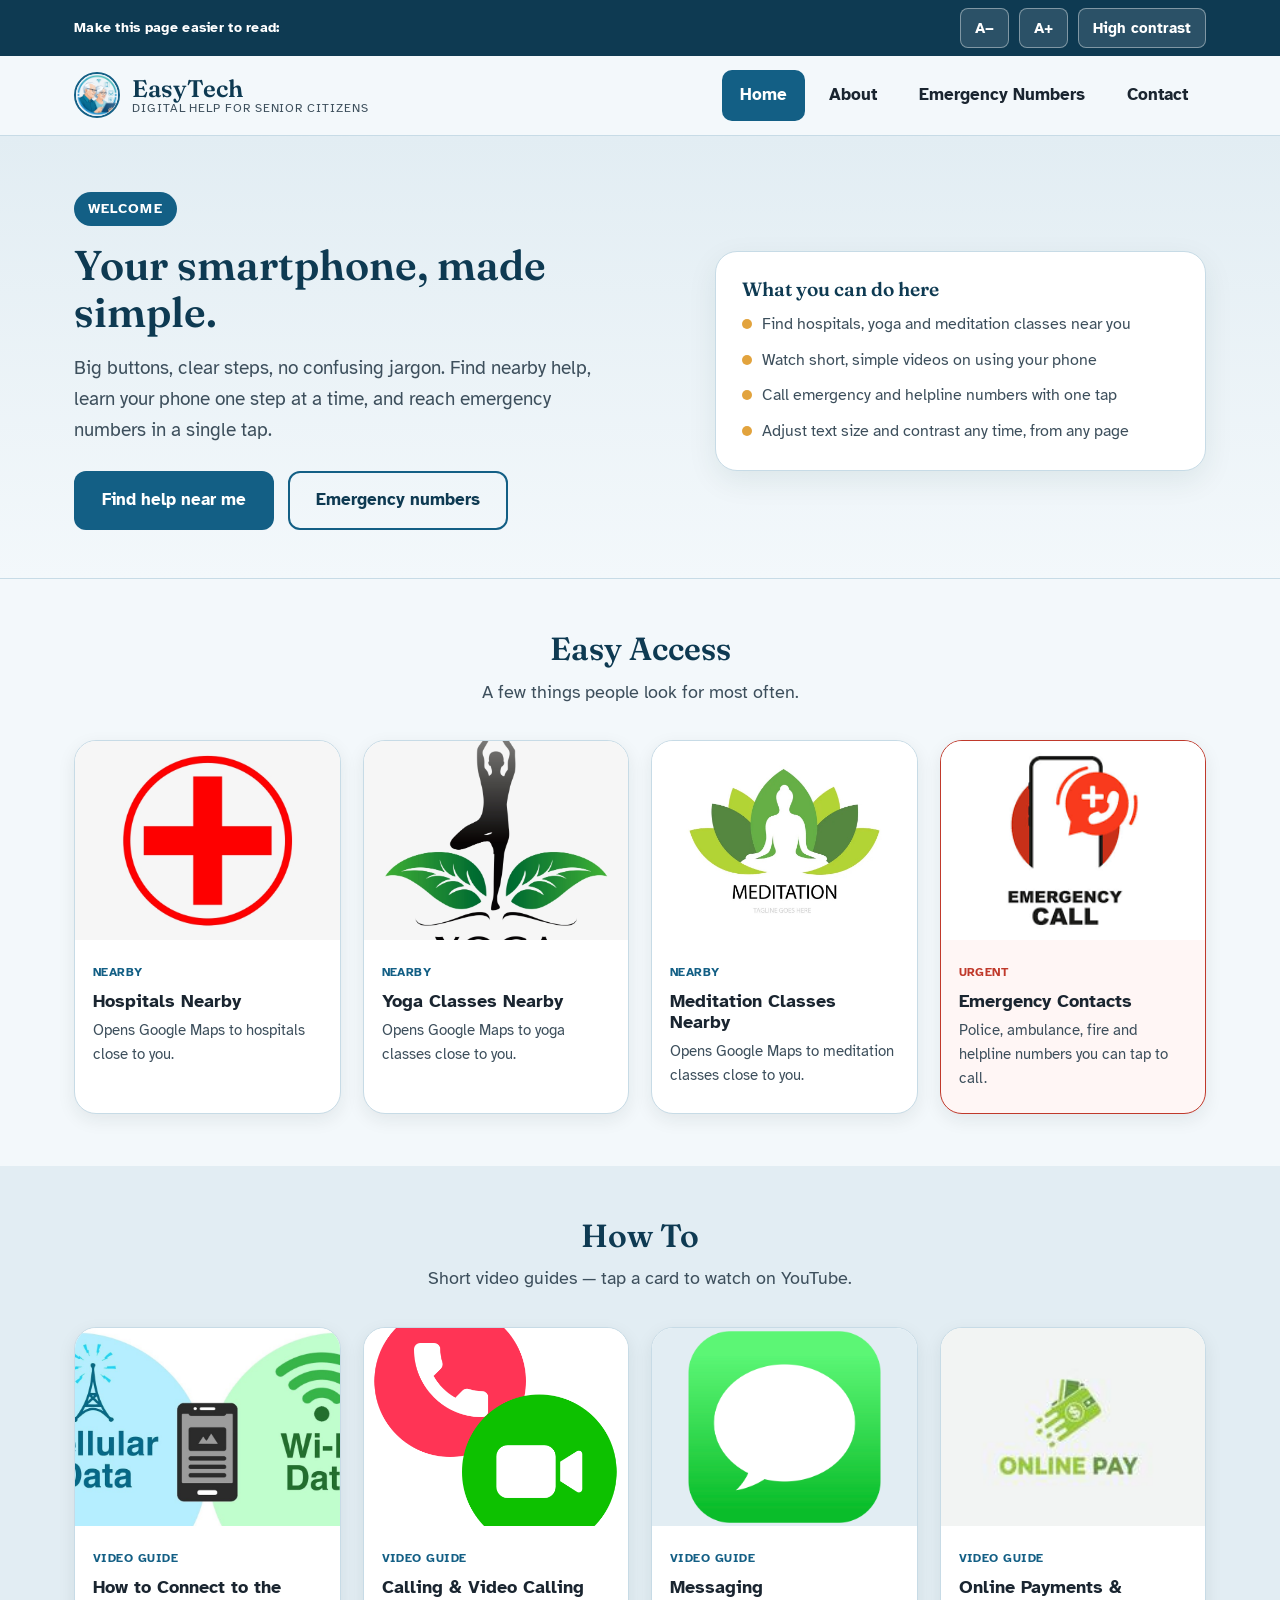
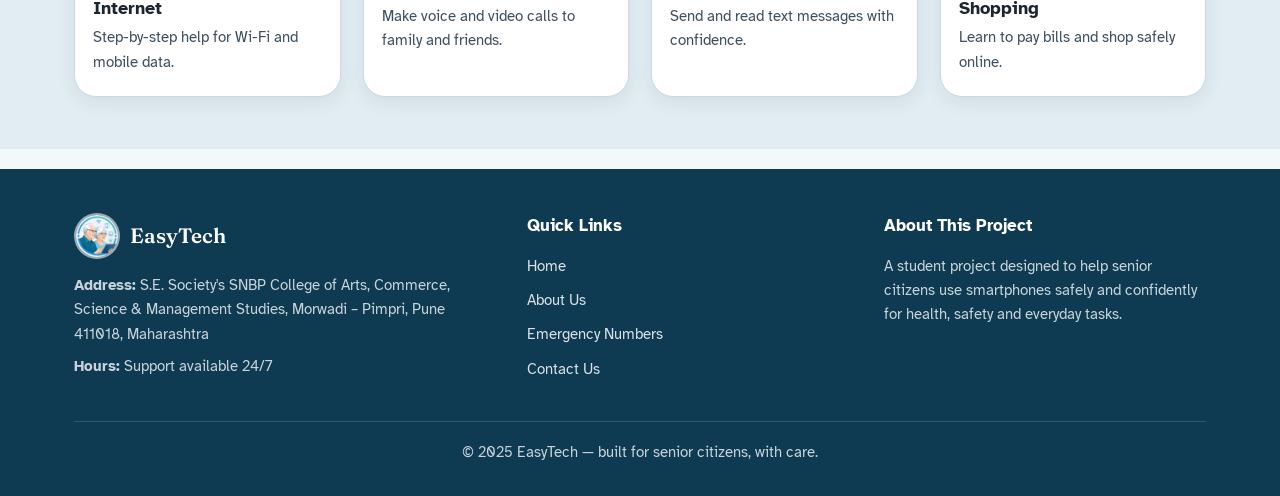
<file: index.html>
<!DOCTYPE html>
<html lang="en">

<head>
    <meta charset="UTF-8">
    <meta http-equiv="X-UA-Compatible" content="IE=edge">
    <meta name="viewport" content="width=device-width, initial-scale=1.0">
    <meta name="description" content="EasyTech helps senior citizens use smartphones confidently — find nearby hospitals, yoga and meditation classes, emergency numbers, and simple video guides.">
    <title>EasyTech — Simple Smartphone Help for Senior Citizens</title>
    <link rel="icon" type="image/png" href="assets/favicon.png">
    <link rel="stylesheet" href="style.css">
</head>

<body>
    <a class="skip-link" href="#main">Skip to main content</a>

    <div class="a11y-bar" role="toolbar" aria-label="Accessibility controls">
        <div class="container">
            <span class="a11y-label">Make this page easier to read:</span>
            <button type="button" id="textDecrease" class="a11y-btn" aria-label="Decrease text size">A−</button>
            <button type="button" id="textIncrease" class="a11y-btn" aria-label="Increase text size">A+</button>
            <button type="button" id="contrastToggle" class="a11y-btn" aria-pressed="false">High contrast</button>
        </div>
    </div>

    <header id="header">
        <div class="container">
            <a href="index.html" class="brand">
                <img class="brand-mark" src="assets/brand-icon.png" alt="">
                <span class="brand-name">EasyTech<small>Digital help for senior citizens</small></span>
            </a>
            <button type="button" class="nav-toggle" id="navToggle" aria-expanded="false" aria-controls="navbar">
                ☰ Menu
            </button>
            <ul id="navbar">
                <li><a class="active" href="index.html">Home</a></li>
                <li><a href="about.html">About</a></li>
                <li><a href="Numbers.html">Emergency Numbers</a></li>
                <li><a href="contact.html">Contact</a></li>
            </ul>
        </div>
    </header>

    <main id="main">
        <section class="hero">
            <div class="container">
                <div class="hero-copy">
                    <span class="hero-eyebrow">Welcome</span>
                    <h1>Your smartphone, made simple.</h1>
                    <p class="lead">Big buttons, clear steps, no confusing jargon. Find nearby help, learn your phone one step at a time, and reach emergency numbers in a single tap.</p>
                    <div class="hero-actions">
                        <a class="btn btn-primary" href="#easy-access">Find help near me</a>
                        <a class="btn btn-outline" href="Numbers.html">Emergency numbers</a>
                    </div>
                </div>
                <div class="hero-panel">
                    <h3>What you can do here</h3>
                    <ul>
                        <li><span class="dot" aria-hidden="true"></span>Find hospitals, yoga and meditation classes near you</li>
                        <li><span class="dot" aria-hidden="true"></span>Watch short, simple videos on using your phone</li>
                        <li><span class="dot" aria-hidden="true"></span>Call emergency and helpline numbers with one tap</li>
                        <li><span class="dot" aria-hidden="true"></span>Adjust text size and contrast any time, from any page</li>
                    </ul>
                </div>
            </div>
        </section>

        <section id="easy-access" class="section">
            <div class="container">
                <div class="section-head">
                    <h2>Easy Access</h2>
                    <p>A few things people look for most often.</p>
                </div>
                <div class="card-grid">
                    <a class="card-link" href="https://www.google.com/maps/search/hospital+near+me" target="_blank" rel="noopener">
                        <div class="card-media"><img src="assets/hospital.png" alt="Illustration of a hospital building"></div>
                        <div class="card-body">
                            <span class="card-tag">Nearby</span>
                            <h3>Hospitals Nearby</h3>
                            <p>Opens Google Maps to hospitals close to you.</p>
                        </div>
                    </a>

                    <a class="card-link" href="https://www.google.com/maps/search/yoga+class+near+me" target="_blank" rel="noopener">
                        <div class="card-media"><img src="assets/yoga.png" alt="Illustration of a person doing yoga"></div>
                        <div class="card-body">
                            <span class="card-tag">Nearby</span>
                            <h3>Yoga Classes Nearby</h3>
                            <p>Opens Google Maps to yoga classes close to you.</p>
                        </div>
                    </a>

                    <a class="card-link" href="https://www.google.com/maps/search/meditation+near+me" target="_blank" rel="noopener">
                        <div class="card-media"><img src="assets/meditation.jpg" alt="Illustration of a person meditating"></div>
                        <div class="card-body">
                            <span class="card-tag">Nearby</span>
                            <h3>Meditation Classes Nearby</h3>
                            <p>Opens Google Maps to meditation classes close to you.</p>
                        </div>
                    </a>

                    <a class="card-link card-emergency" href="Numbers.html">
                        <div class="card-media"><img src="assets/emergency-call.png" alt="Emergency call icon"></div>
                        <div class="card-body">
                            <span class="card-tag">Urgent</span>
                            <h3>Emergency Contacts</h3>
                            <p>Police, ambulance, fire and helpline numbers you can tap to call.</p>
                        </div>
                    </a>
                </div>
            </div>
        </section>

        <section class="section section-alt">
            <div class="container">
                <div class="section-head">
                    <h2>How To</h2>
                    <p>Short video guides — tap a card to watch on YouTube.</p>
                </div>
                <div class="card-grid">
                    <a class="card-link" href="https://www.youtube.com/watch?v=Ch6sJV2TR1w" target="_blank" rel="noopener">
                        <div class="card-media"><img src="assets/internet.jpg" alt="Illustration of connecting to the internet"></div>
                        <div class="card-body">
                            <span class="card-tag">Video guide</span>
                            <h3>How to Connect to the Internet</h3>
                            <p>Step-by-step help for Wi-Fi and mobile data.</p>
                        </div>
                    </a>

                    <a class="card-link" href="https://www.youtube.com/watch?v=QkvlYq9TazU" target="_blank" rel="noopener">
                        <div class="card-media"><img src="assets/calling-video.png" alt="Illustration of a phone call"></div>
                        <div class="card-body">
                            <span class="card-tag">Video guide</span>
                            <h3>Calling &amp; Video Calling</h3>
                            <p>Make voice and video calls to family and friends.</p>
                        </div>
                    </a>

                    <a class="card-link" href="https://www.youtube.com/watch?v=y3EdIiJeTXk" target="_blank" rel="noopener">
                        <div class="card-media"><img src="assets/messages-logo.png" alt="Illustration of a messaging app"></div>
                        <div class="card-body">
                            <span class="card-tag">Video guide</span>
                            <h3>Messaging</h3>
                            <p>Send and read text messages with confidence.</p>
                        </div>
                    </a>

                    <a class="card-link" href="https://www.youtube.com/watch?v=eckHENT-16E" target="_blank" rel="noopener">
                        <div class="card-media"><img src="assets/online-payment.jpg" alt="Illustration of online payment"></div>
                        <div class="card-body">
                            <span class="card-tag">Video guide</span>
                            <h3>Online Payments &amp; Shopping</h3>
                            <p>Learn to pay bills and shop safely online.</p>
                        </div>
                    </a>
                </div>
            </div>
        </section>
    </main>

    <footer>
        <div class="container">
            <div class="footer-grid">
                <div>
                    <div class="footer-brand">
                        <img class="brand-mark" src="assets/brand-icon.png" alt="">
                        <span>EasyTech</span>
                    </div>
                    <p><strong>Address:</strong> S.E. Society's SNBP College of Arts, Commerce, Science &amp; Management Studies, Morwadi – Pimpri, Pune 411018, Maharashtra</p>
                    <p><strong>Hours:</strong> Support available 24/7</p>
                </div>
                <div>
                    <h4>Quick Links</h4>
                    <a href="index.html">Home</a>
                    <a href="about.html">About Us</a>
                    <a href="Numbers.html">Emergency Numbers</a>
                    <a href="contact.html">Contact Us</a>
                </div>
                <div>
                    <h4>About This Project</h4>
                    <p>A student project designed to help senior citizens use smartphones safely and confidently for health, safety and everyday tasks.</p>
                </div>
            </div>
            <div class="footer-bottom">
                <p>&copy; 2025 EasyTech — built for senior citizens, with care.</p>
            </div>
        </div>
    </footer>

    <script src="script.js"></script>
</body>
</html>
</file>
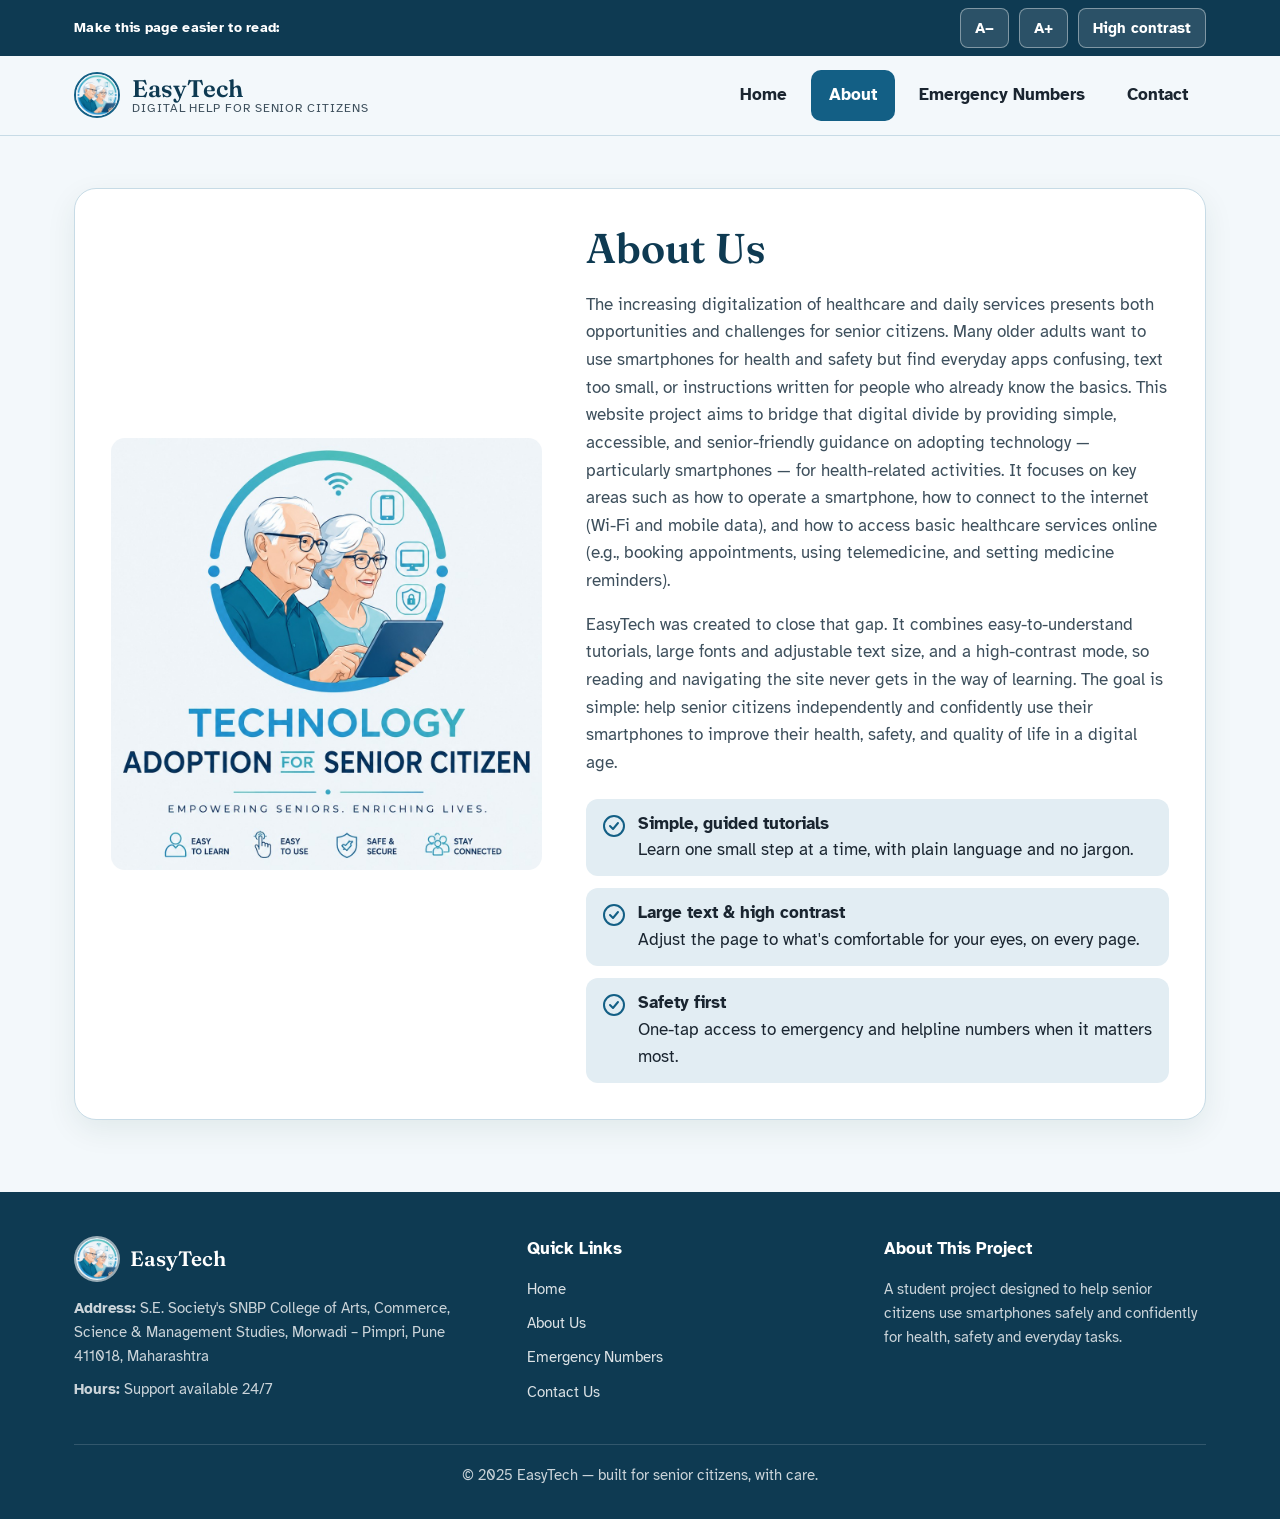
<file: about.html>
<!DOCTYPE html>
<html lang="en">

<head>
    <meta charset="UTF-8">
    <meta name="viewport" content="width=device-width, initial-scale=1.0">
    <meta name="description" content="Learn about EasyTech, a project that helps senior citizens use smartphones for health, safety and everyday life.">
    <title>About Us — EasyTech</title>
    <link rel="icon" type="image/png" href="assets/favicon.png">
    <link rel="stylesheet" href="style.css">
</head>

<body>
    <a class="skip-link" href="#main">Skip to main content</a>

    <div class="a11y-bar" role="toolbar" aria-label="Accessibility controls">
        <div class="container">
            <span class="a11y-label">Make this page easier to read:</span>
            <button type="button" id="textDecrease" class="a11y-btn" aria-label="Decrease text size">A−</button>
            <button type="button" id="textIncrease" class="a11y-btn" aria-label="Increase text size">A+</button>
            <button type="button" id="contrastToggle" class="a11y-btn" aria-pressed="false">High contrast</button>
        </div>
    </div>

    <header id="header">
        <div class="container">
            <a href="index.html" class="brand">
                <img class="brand-mark" src="assets/brand-icon.png" alt="">
                <span class="brand-name">EasyTech<small>Digital help for senior citizens</small></span>
            </a>
            <button type="button" class="nav-toggle" id="navToggle" aria-expanded="false" aria-controls="navbar">
                ☰ Menu
            </button>
            <ul id="navbar">
                <li><a href="index.html">Home</a></li>
                <li><a class="active" href="about.html">About</a></li>
                <li><a href="Numbers.html">Emergency Numbers</a></li>
                <li><a href="contact.html">Contact</a></li>
            </ul>
        </div>
    </header>

    <main id="main">
        <section class="about-section">
            <div class="container">
                <div class="about-container">
                    <div class="about-image">
                        <img src="assets/about-logo.jpg" alt="EasyTech logo: an illustration of an elderly couple using a tablet together, surrounded by icons for connectivity, devices and security">
                    </div>

                    <div class="about-text">
                        <h1>About Us</h1>
                        <p>
                            The increasing digitalization of healthcare and daily services presents both opportunities and
                            challenges for senior citizens. Many older adults want to use smartphones for health and
                            safety but find everyday apps confusing, text too small, or instructions written for people
                            who already know the basics. This website project aims to bridge that digital divide by
                            providing simple, accessible, and senior-friendly guidance on adopting technology — particularly
                            smartphones — for health-related activities. It focuses on key areas such as how to operate a
                            smartphone, how to connect to the internet (Wi-Fi and mobile data), and how to access basic
                            healthcare services online (e.g., booking appointments, using telemedicine, and setting
                            medicine reminders).
                        </p>
                        <p>
                            EasyTech was created to close that gap. It combines
                            easy-to-understand tutorials, large fonts and adjustable text size, and a high-contrast mode,
                            so reading and navigating the site never gets in the way of learning. The goal
                            is simple: help senior citizens independently and confidently use their smartphones to
                            improve their health, safety, and quality of life in a digital age.
                        </p>

                        <div class="about-goals">
                            <div class="goal">
                                <svg viewBox="0 0 24 24" fill="none" stroke="currentColor" stroke-width="2" stroke-linecap="round" stroke-linejoin="round"><circle cx="12" cy="12" r="10"/><path d="M8 12l3 3 5-6"/></svg>
                                <div><strong>Simple, guided tutorials</strong>Learn one small step at a time, with plain language and no jargon.</div>
                            </div>
                            <div class="goal">
                                <svg viewBox="0 0 24 24" fill="none" stroke="currentColor" stroke-width="2" stroke-linecap="round" stroke-linejoin="round"><circle cx="12" cy="12" r="10"/><path d="M8 12l3 3 5-6"/></svg>
                                <div><strong>Large text &amp; high contrast</strong>Adjust the page to what's comfortable for your eyes, on every page.</div>
                            </div>
                            <div class="goal">
                                <svg viewBox="0 0 24 24" fill="none" stroke="currentColor" stroke-width="2" stroke-linecap="round" stroke-linejoin="round"><circle cx="12" cy="12" r="10"/><path d="M8 12l3 3 5-6"/></svg>
                                <div><strong>Safety first</strong>One-tap access to emergency and helpline numbers when it matters most.</div>
                            </div>
                        </div>
                    </div>
                </div>
            </div>
        </section>
    </main>

    <footer>
        <div class="container">
            <div class="footer-grid">
                <div>
                    <div class="footer-brand">
                        <img class="brand-mark" src="assets/brand-icon.png" alt="">
                        <span>EasyTech</span>
                    </div>
                    <p><strong>Address:</strong> S.E. Society's SNBP College of Arts, Commerce, Science &amp; Management Studies, Morwadi – Pimpri, Pune 411018, Maharashtra</p>
                    <p><strong>Hours:</strong> Support available 24/7</p>
                </div>
                <div>
                    <h4>Quick Links</h4>
                    <a href="index.html">Home</a>
                    <a href="about.html">About Us</a>
                    <a href="Numbers.html">Emergency Numbers</a>
                    <a href="contact.html">Contact Us</a>
                </div>
                <div>
                    <h4>About This Project</h4>
                    <p>A student project designed to help senior citizens use smartphones safely and confidently for health, safety and everyday tasks.</p>
                </div>
            </div>
            <div class="footer-bottom">
                <p>&copy; 2025 EasyTech — built for senior citizens, with care.</p>
            </div>
        </div>
    </footer>

    <script src="script.js"></script>
</body>
</html>
</file>
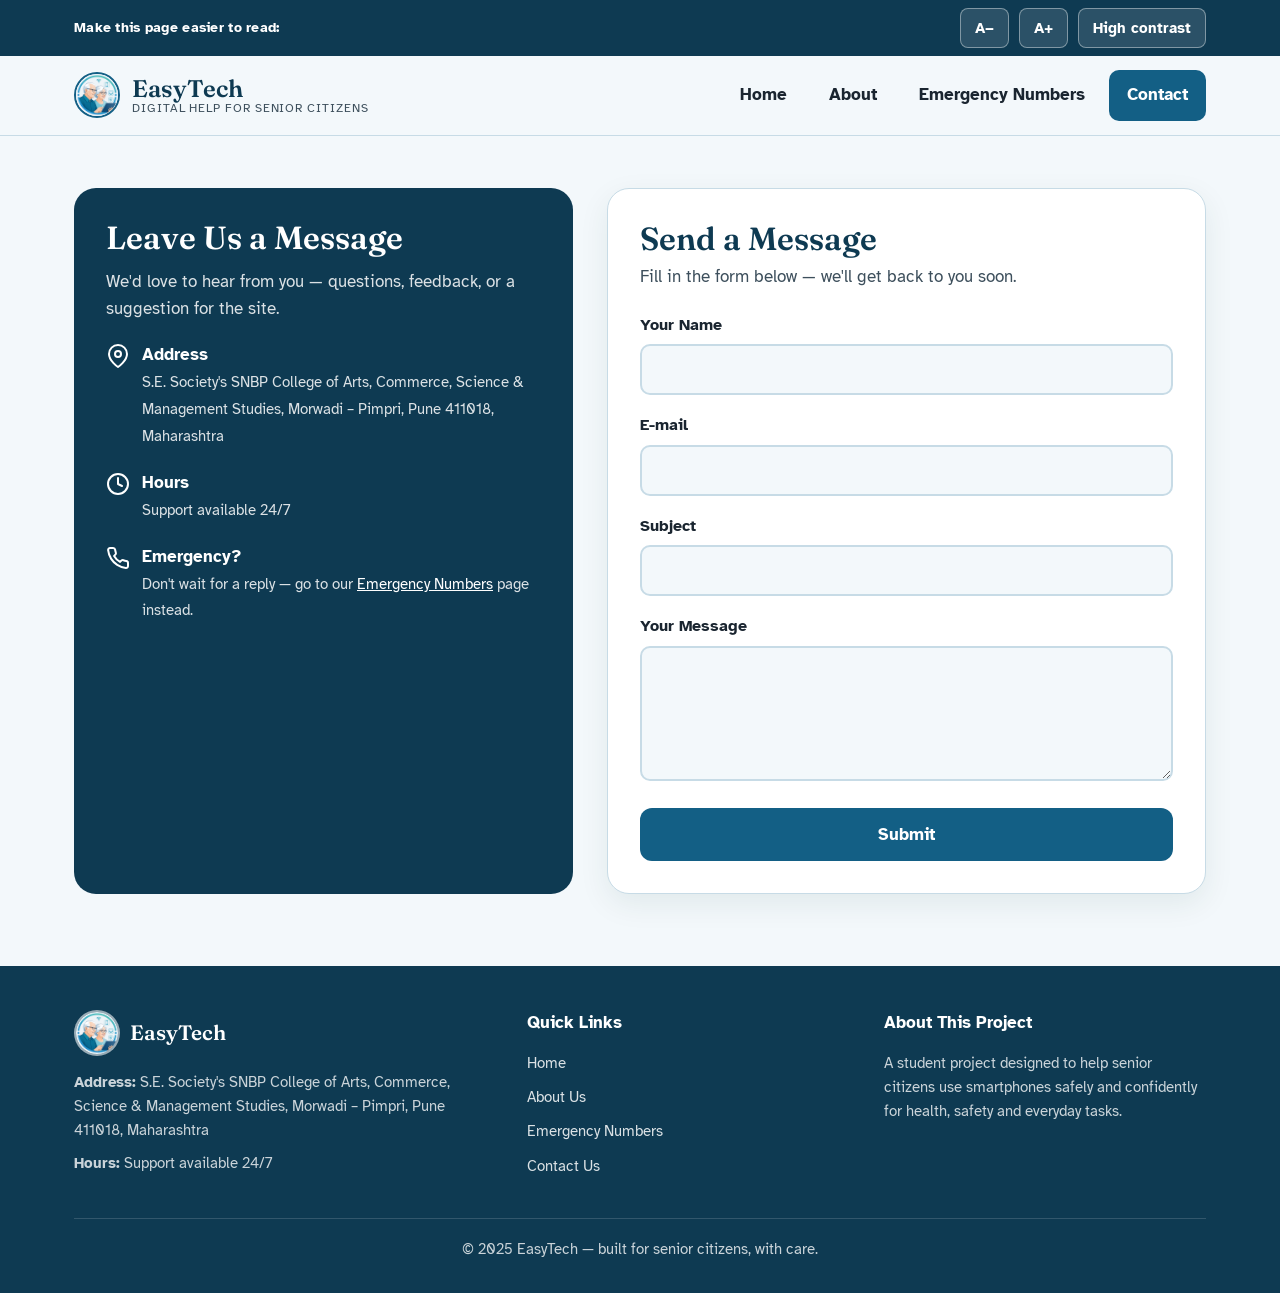
<file: contact.html>
<!DOCTYPE html>
<html lang="en">

<head>
    <meta charset="UTF-8">
    <meta name="viewport" content="width=device-width, initial-scale=1.0">
    <meta name="description" content="Get in touch with the EasyTech team.">
    <title>Contact Us — EasyTech</title>
    <link rel="icon" type="image/png" href="assets/favicon.png">
    <link rel="stylesheet" href="style.css">
</head>

<body>
    <a class="skip-link" href="#main">Skip to main content</a>

    <div class="a11y-bar" role="toolbar" aria-label="Accessibility controls">
        <div class="container">
            <span class="a11y-label">Make this page easier to read:</span>
            <button type="button" id="textDecrease" class="a11y-btn" aria-label="Decrease text size">A−</button>
            <button type="button" id="textIncrease" class="a11y-btn" aria-label="Increase text size">A+</button>
            <button type="button" id="contrastToggle" class="a11y-btn" aria-pressed="false">High contrast</button>
        </div>
    </div>

    <header id="header">
        <div class="container">
            <a href="index.html" class="brand">
                <img class="brand-mark" src="assets/brand-icon.png" alt="">
                <span class="brand-name">EasyTech<small>Digital help for senior citizens</small></span>
            </a>
            <button type="button" class="nav-toggle" id="navToggle" aria-expanded="false" aria-controls="navbar">
                ☰ Menu
            </button>
            <ul id="navbar">
                <li><a href="index.html">Home</a></li>
                <li><a href="about.html">About</a></li>
                <li><a href="Numbers.html">Emergency Numbers</a></li>
                <li><a class="active" href="contact.html">Contact</a></li>
            </ul>
        </div>
    </header>

    <main id="main">
        <section class="contact-section">
            <div class="container">
                <div class="contact-grid">
                    <div class="contact-info">
                        <h2>Leave Us a Message</h2>
                        <p>We'd love to hear from you — questions, feedback, or a suggestion for the site.</p>

                        <div class="info-row">
                            <svg viewBox="0 0 24 24" fill="none" stroke="#fff" stroke-width="2" stroke-linecap="round" stroke-linejoin="round"><path d="M21 10c0 7-9 13-9 13s-9-6-9-13a9 9 0 0 1 18 0z"/><circle cx="12" cy="10" r="3"/></svg>
                            <div>
                                <strong>Address</strong>
                                <span>S.E. Society's SNBP College of Arts, Commerce, Science &amp; Management Studies, Morwadi – Pimpri, Pune 411018, Maharashtra</span>
                            </div>
                        </div>

                        <div class="info-row">
                            <svg viewBox="0 0 24 24" fill="none" stroke="#fff" stroke-width="2" stroke-linecap="round" stroke-linejoin="round"><circle cx="12" cy="12" r="10"/><polyline points="12 6 12 12 16 14"/></svg>
                            <div>
                                <strong>Hours</strong>
                                <span>Support available 24/7</span>
                            </div>
                        </div>

                        <div class="info-row">
                            <svg viewBox="0 0 24 24" fill="none" stroke="#fff" stroke-width="2" stroke-linecap="round" stroke-linejoin="round"><path d="M22 16.92v3a2 2 0 0 1-2.18 2 19.8 19.8 0 0 1-8.63-3.07 19.5 19.5 0 0 1-6-6 19.8 19.8 0 0 1-3.07-8.67A2 2 0 0 1 4.11 2h3a2 2 0 0 1 2 1.72c.127.96.361 1.903.7 2.81a2 2 0 0 1-.45 2.11L8.09 9.91a16 16 0 0 0 6 6l1.27-1.27a2 2 0 0 1 2.11-.45c.907.339 1.85.573 2.81.7A2 2 0 0 1 22 16.92z"/></svg>
                            <div>
                                <strong>Emergency?</strong>
                                <span>Don't wait for a reply — go to our <a href="Numbers.html" style="color:#fff;text-decoration:underline;">Emergency Numbers</a> page instead.</span>
                            </div>
                        </div>
                    </div>

                    <div class="contact-form-container">
                        <div class="contact-form">
                            <h2>Send a Message</h2>
                            <p>Fill in the form below — we'll get back to you soon.</p>

                            <div class="form-success" id="formSuccess" role="status">
                                Thank you! Your message has been received. We'll be in touch soon.
                            </div>

                            <form id="contactForm" novalidate>
                                <div class="form-group">
                                    <label for="name">Your Name</label>
                                    <input type="text" id="name" name="name" required autocomplete="name">
                                </div>
                                <div class="form-group">
                                    <label for="email">E-mail</label>
                                    <input type="email" id="email" name="email" required autocomplete="email">
                                </div>
                                <div class="form-group">
                                    <label for="subject">Subject</label>
                                    <input type="text" id="subject" name="subject" required>
                                </div>
                                <div class="form-group">
                                    <label for="message">Your Message</label>
                                    <textarea id="message" name="message" rows="5" required></textarea>
                                </div>
                                <button type="submit" class="btn btn-primary" style="width:100%;">Submit</button>
                            </form>
                        </div>
                    </div>
                </div>
            </div>
        </section>
    </main>

    <footer>
        <div class="container">
            <div class="footer-grid">
                <div>
                    <div class="footer-brand">
                        <img class="brand-mark" src="assets/brand-icon.png" alt="">
                        <span>EasyTech</span>
                    </div>
                    <p><strong>Address:</strong> S.E. Society's SNBP College of Arts, Commerce, Science &amp; Management Studies, Morwadi – Pimpri, Pune 411018, Maharashtra</p>
                    <p><strong>Hours:</strong> Support available 24/7</p>
                </div>
                <div>
                    <h4>Quick Links</h4>
                    <a href="index.html">Home</a>
                    <a href="about.html">About Us</a>
                    <a href="Numbers.html">Emergency Numbers</a>
                    <a href="contact.html">Contact Us</a>
                </div>
                <div>
                    <h4>About This Project</h4>
                    <p>A student project designed to help senior citizens use smartphones safely and confidently for health, safety and everyday tasks.</p>
                </div>
            </div>
            <div class="footer-bottom">
                <p>&copy; 2025 EasyTech — built for senior citizens, with care.</p>
            </div>
        </div>
    </footer>

    <script src="script.js"></script>
</body>
</html>
</file>
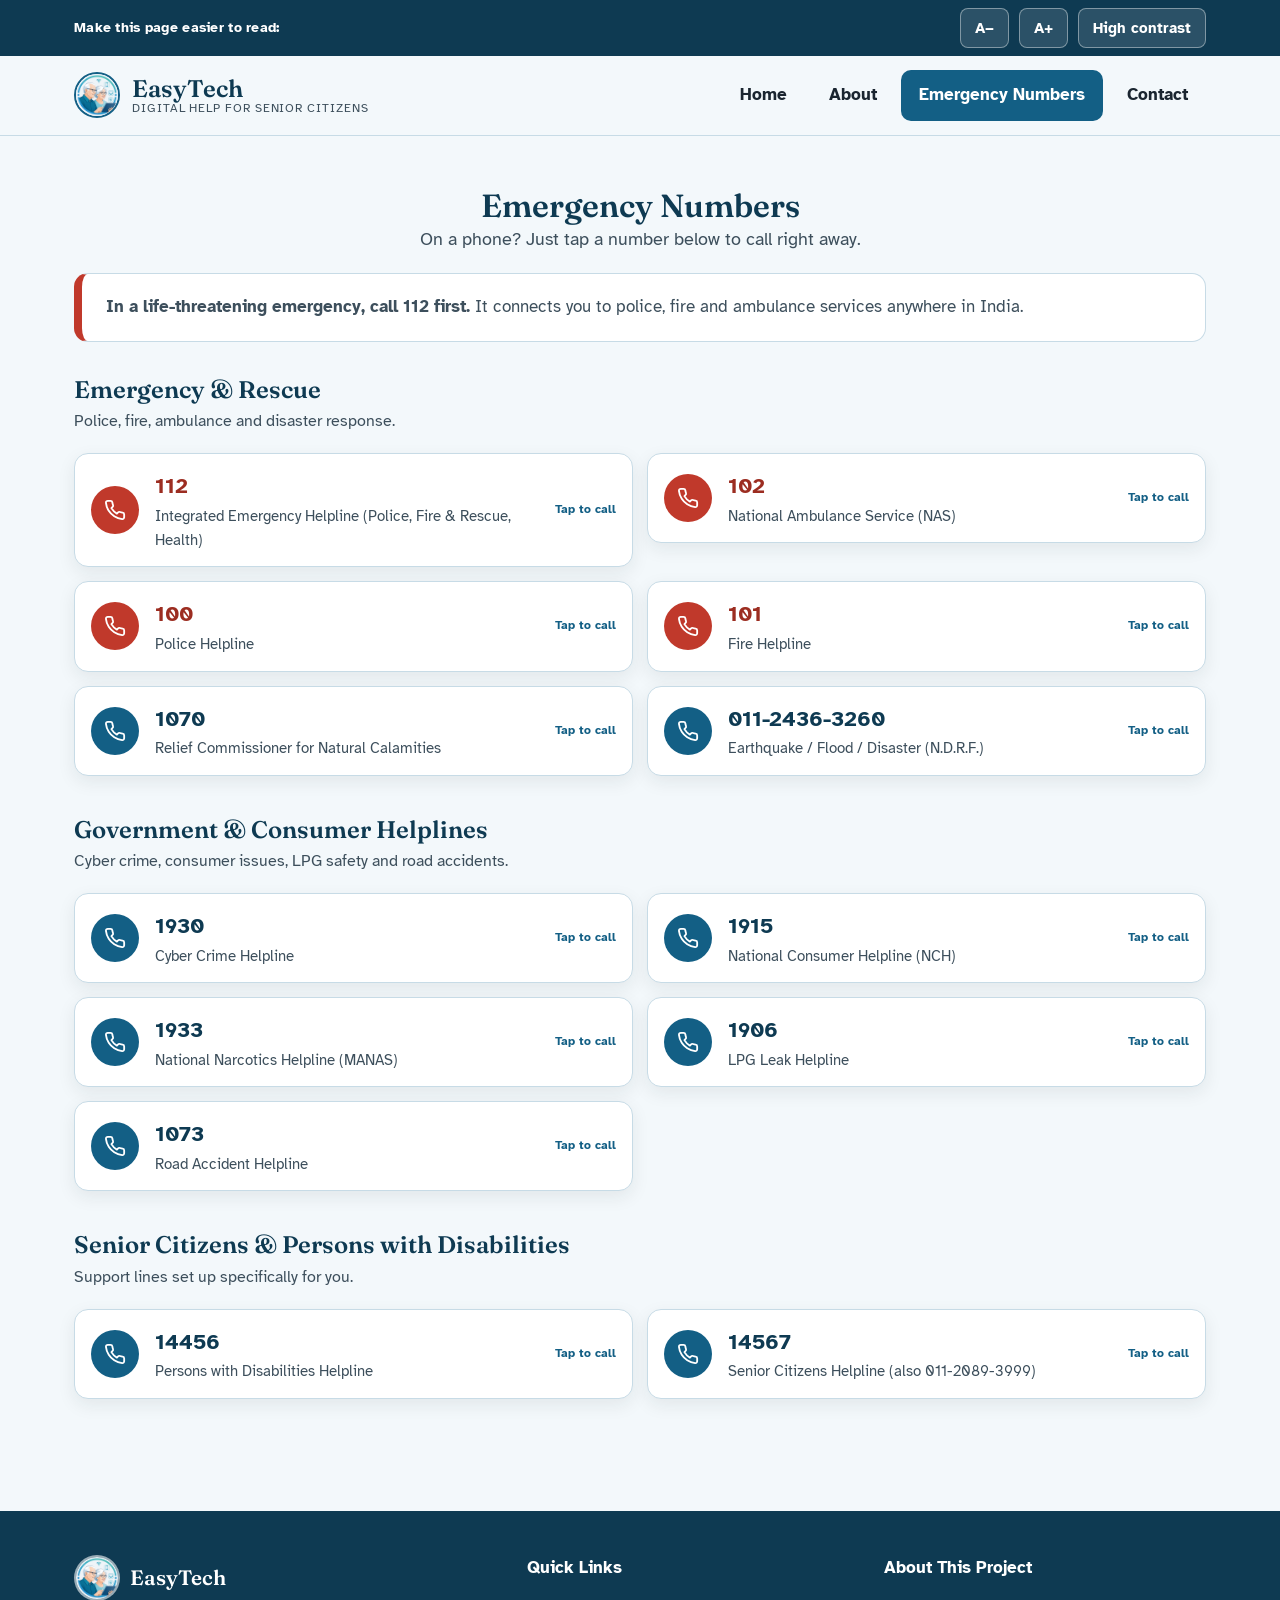
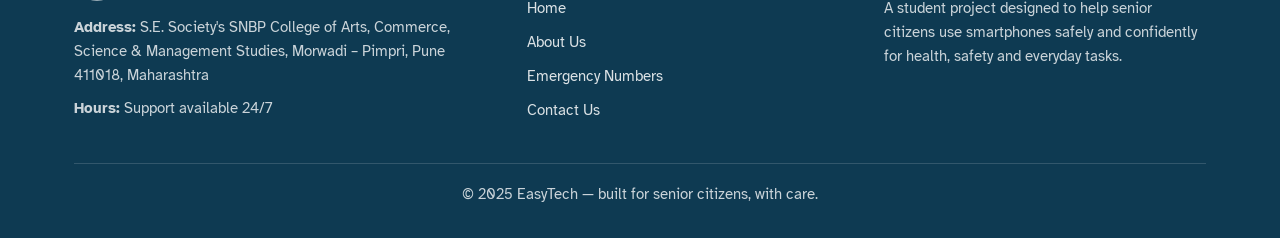
<file: Numbers.html>
<!DOCTYPE html>
<html lang="en">

<head>
    <meta charset="UTF-8">
    <meta name="viewport" content="width=device-width, initial-scale=1.0">
    <meta name="description" content="Emergency and helpline numbers for senior citizens in India — tap any number to call instantly.">
    <title>Emergency Numbers — EasyTech</title>
    <link rel="icon" type="image/png" href="assets/favicon.png">
    <link rel="stylesheet" href="style.css">
</head>

<body>
    <a class="skip-link" href="#main">Skip to main content</a>

    <div class="a11y-bar" role="toolbar" aria-label="Accessibility controls">
        <div class="container">
            <span class="a11y-label">Make this page easier to read:</span>
            <button type="button" id="textDecrease" class="a11y-btn" aria-label="Decrease text size">A−</button>
            <button type="button" id="textIncrease" class="a11y-btn" aria-label="Increase text size">A+</button>
            <button type="button" id="contrastToggle" class="a11y-btn" aria-pressed="false">High contrast</button>
        </div>
    </div>

    <header id="header">
        <div class="container">
            <a href="index.html" class="brand">
                <img class="brand-mark" src="assets/brand-icon.png" alt="">
                <span class="brand-name">EasyTech<small>Digital help for senior citizens</small></span>
            </a>
            <button type="button" class="nav-toggle" id="navToggle" aria-expanded="false" aria-controls="navbar">
                ☰ Menu
            </button>
            <ul id="navbar">
                <li><a href="index.html">Home</a></li>
                <li><a href="about.html">About</a></li>
                <li><a class="active" href="Numbers.html">Emergency Numbers</a></li>
                <li><a href="contact.html">Contact</a></li>
            </ul>
        </div>
    </header>

    <main id="main">
        <section class="section">
            <div class="container">
                <div class="section-head" style="margin-bottom: 20px;">
                    <h1 style="font-size: var(--step-3);">Emergency Numbers</h1>
                    <p>On a phone? Just tap a number below to call right away.</p>
                </div>

                <div class="numbers-intro">
                    <p><strong>In a life-threatening emergency, call 112 first.</strong> It connects you to police, fire and ambulance services anywhere in India.</p>
                </div>

                <div class="numbers-group">
                    <h2>Emergency &amp; Rescue</h2>
                    <p class="group-sub">Police, fire, ambulance and disaster response.</p>
                    <ul class="numbers-list">
                        <li>
                            <a class="number-card urgent" href="tel:112">
                                <span class="call-icon" aria-hidden="true">
                                    <svg viewBox="0 0 24 24" fill="none" stroke="currentColor" stroke-width="2" stroke-linecap="round" stroke-linejoin="round"><path d="M22 16.92v3a2 2 0 0 1-2.18 2 19.8 19.8 0 0 1-8.63-3.07 19.5 19.5 0 0 1-6-6 19.8 19.8 0 0 1-3.07-8.67A2 2 0 0 1 4.11 2h3a2 2 0 0 1 2 1.72c.127.96.361 1.903.7 2.81a2 2 0 0 1-.45 2.11L8.09 9.91a16 16 0 0 0 6 6l1.27-1.27a2 2 0 0 1 2.11-.45c.907.339 1.85.573 2.81.7A2 2 0 0 1 22 16.92z"/></svg>
                                </span>
                                <span>
                                    <span class="num">112</span>
                                    <span class="label">Integrated Emergency Helpline (Police, Fire &amp; Rescue, Health)</span>
                                </span>
                                <span class="tap-hint">Tap to call</span>
                            </a>
                        </li>
                        <li>
                            <a class="number-card urgent" href="tel:102">
                                <span class="call-icon" aria-hidden="true">
                                    <svg viewBox="0 0 24 24" fill="none" stroke="currentColor" stroke-width="2" stroke-linecap="round" stroke-linejoin="round"><path d="M22 16.92v3a2 2 0 0 1-2.18 2 19.8 19.8 0 0 1-8.63-3.07 19.5 19.5 0 0 1-6-6 19.8 19.8 0 0 1-3.07-8.67A2 2 0 0 1 4.11 2h3a2 2 0 0 1 2 1.72c.127.96.361 1.903.7 2.81a2 2 0 0 1-.45 2.11L8.09 9.91a16 16 0 0 0 6 6l1.27-1.27a2 2 0 0 1 2.11-.45c.907.339 1.85.573 2.81.7A2 2 0 0 1 22 16.92z"/></svg>
                                </span>
                                <span>
                                    <span class="num">102</span>
                                    <span class="label">National Ambulance Service (NAS)</span>
                                </span>
                                <span class="tap-hint">Tap to call</span>
                            </a>
                        </li>
                        <li>
                            <a class="number-card urgent" href="tel:100">
                                <span class="call-icon" aria-hidden="true">
                                    <svg viewBox="0 0 24 24" fill="none" stroke="currentColor" stroke-width="2" stroke-linecap="round" stroke-linejoin="round"><path d="M22 16.92v3a2 2 0 0 1-2.18 2 19.8 19.8 0 0 1-8.63-3.07 19.5 19.5 0 0 1-6-6 19.8 19.8 0 0 1-3.07-8.67A2 2 0 0 1 4.11 2h3a2 2 0 0 1 2 1.72c.127.96.361 1.903.7 2.81a2 2 0 0 1-.45 2.11L8.09 9.91a16 16 0 0 0 6 6l1.27-1.27a2 2 0 0 1 2.11-.45c.907.339 1.85.573 2.81.7A2 2 0 0 1 22 16.92z"/></svg>
                                </span>
                                <span>
                                    <span class="num">100</span>
                                    <span class="label">Police Helpline</span>
                                </span>
                                <span class="tap-hint">Tap to call</span>
                            </a>
                        </li>
                        <li>
                            <a class="number-card urgent" href="tel:101">
                                <span class="call-icon" aria-hidden="true">
                                    <svg viewBox="0 0 24 24" fill="none" stroke="currentColor" stroke-width="2" stroke-linecap="round" stroke-linejoin="round"><path d="M22 16.92v3a2 2 0 0 1-2.18 2 19.8 19.8 0 0 1-8.63-3.07 19.5 19.5 0 0 1-6-6 19.8 19.8 0 0 1-3.07-8.67A2 2 0 0 1 4.11 2h3a2 2 0 0 1 2 1.72c.127.96.361 1.903.7 2.81a2 2 0 0 1-.45 2.11L8.09 9.91a16 16 0 0 0 6 6l1.27-1.27a2 2 0 0 1 2.11-.45c.907.339 1.85.573 2.81.7A2 2 0 0 1 22 16.92z"/></svg>
                                </span>
                                <span>
                                    <span class="num">101</span>
                                    <span class="label">Fire Helpline</span>
                                </span>
                                <span class="tap-hint">Tap to call</span>
                            </a>
                        </li>
                        <li>
                            <a class="number-card" href="tel:1070">
                                <span class="call-icon" aria-hidden="true">
                                    <svg viewBox="0 0 24 24" fill="none" stroke="currentColor" stroke-width="2" stroke-linecap="round" stroke-linejoin="round"><path d="M22 16.92v3a2 2 0 0 1-2.18 2 19.8 19.8 0 0 1-8.63-3.07 19.5 19.5 0 0 1-6-6 19.8 19.8 0 0 1-3.07-8.67A2 2 0 0 1 4.11 2h3a2 2 0 0 1 2 1.72c.127.96.361 1.903.7 2.81a2 2 0 0 1-.45 2.11L8.09 9.91a16 16 0 0 0 6 6l1.27-1.27a2 2 0 0 1 2.11-.45c.907.339 1.85.573 2.81.7A2 2 0 0 1 22 16.92z"/></svg>
                                </span>
                                <span>
                                    <span class="num">1070</span>
                                    <span class="label">Relief Commissioner for Natural Calamities</span>
                                </span>
                                <span class="tap-hint">Tap to call</span>
                            </a>
                        </li>
                        <li>
                            <a class="number-card" href="tel:011-24363260">
                                <span class="call-icon" aria-hidden="true">
                                    <svg viewBox="0 0 24 24" fill="none" stroke="currentColor" stroke-width="2" stroke-linecap="round" stroke-linejoin="round"><path d="M22 16.92v3a2 2 0 0 1-2.18 2 19.8 19.8 0 0 1-8.63-3.07 19.5 19.5 0 0 1-6-6 19.8 19.8 0 0 1-3.07-8.67A2 2 0 0 1 4.11 2h3a2 2 0 0 1 2 1.72c.127.96.361 1.903.7 2.81a2 2 0 0 1-.45 2.11L8.09 9.91a16 16 0 0 0 6 6l1.27-1.27a2 2 0 0 1 2.11-.45c.907.339 1.85.573 2.81.7A2 2 0 0 1 22 16.92z"/></svg>
                                </span>
                                <span>
                                    <span class="num">011-2436-3260</span>
                                    <span class="label">Earthquake / Flood / Disaster (N.D.R.F.)</span>
                                </span>
                                <span class="tap-hint">Tap to call</span>
                            </a>
                        </li>
                    </ul>
                </div>

                <div class="numbers-group">
                    <h2>Government &amp; Consumer Helplines</h2>
                    <p class="group-sub">Cyber crime, consumer issues, LPG safety and road accidents.</p>
                    <ul class="numbers-list">
                        <li>
                            <a class="number-card" href="tel:1930">
                                <span class="call-icon" aria-hidden="true">
                                    <svg viewBox="0 0 24 24" fill="none" stroke="currentColor" stroke-width="2" stroke-linecap="round" stroke-linejoin="round"><path d="M22 16.92v3a2 2 0 0 1-2.18 2 19.8 19.8 0 0 1-8.63-3.07 19.5 19.5 0 0 1-6-6 19.8 19.8 0 0 1-3.07-8.67A2 2 0 0 1 4.11 2h3a2 2 0 0 1 2 1.72c.127.96.361 1.903.7 2.81a2 2 0 0 1-.45 2.11L8.09 9.91a16 16 0 0 0 6 6l1.27-1.27a2 2 0 0 1 2.11-.45c.907.339 1.85.573 2.81.7A2 2 0 0 1 22 16.92z"/></svg>
                                </span>
                                <span>
                                    <span class="num">1930</span>
                                    <span class="label">Cyber Crime Helpline</span>
                                </span>
                                <span class="tap-hint">Tap to call</span>
                            </a>
                        </li>
                        <li>
                            <a class="number-card" href="tel:1915">
                                <span class="call-icon" aria-hidden="true">
                                    <svg viewBox="0 0 24 24" fill="none" stroke="currentColor" stroke-width="2" stroke-linecap="round" stroke-linejoin="round"><path d="M22 16.92v3a2 2 0 0 1-2.18 2 19.8 19.8 0 0 1-8.63-3.07 19.5 19.5 0 0 1-6-6 19.8 19.8 0 0 1-3.07-8.67A2 2 0 0 1 4.11 2h3a2 2 0 0 1 2 1.72c.127.96.361 1.903.7 2.81a2 2 0 0 1-.45 2.11L8.09 9.91a16 16 0 0 0 6 6l1.27-1.27a2 2 0 0 1 2.11-.45c.907.339 1.85.573 2.81.7A2 2 0 0 1 22 16.92z"/></svg>
                                </span>
                                <span>
                                    <span class="num">1915</span>
                                    <span class="label">National Consumer Helpline (NCH)</span>
                                </span>
                                <span class="tap-hint">Tap to call</span>
                            </a>
                        </li>
                        <li>
                            <a class="number-card" href="tel:1933">
                                <span class="call-icon" aria-hidden="true">
                                    <svg viewBox="0 0 24 24" fill="none" stroke="currentColor" stroke-width="2" stroke-linecap="round" stroke-linejoin="round"><path d="M22 16.92v3a2 2 0 0 1-2.18 2 19.8 19.8 0 0 1-8.63-3.07 19.5 19.5 0 0 1-6-6 19.8 19.8 0 0 1-3.07-8.67A2 2 0 0 1 4.11 2h3a2 2 0 0 1 2 1.72c.127.96.361 1.903.7 2.81a2 2 0 0 1-.45 2.11L8.09 9.91a16 16 0 0 0 6 6l1.27-1.27a2 2 0 0 1 2.11-.45c.907.339 1.85.573 2.81.7A2 2 0 0 1 22 16.92z"/></svg>
                                </span>
                                <span>
                                    <span class="num">1933</span>
                                    <span class="label">National Narcotics Helpline (MANAS)</span>
                                </span>
                                <span class="tap-hint">Tap to call</span>
                            </a>
                        </li>
                        <li>
                            <a class="number-card" href="tel:1906">
                                <span class="call-icon" aria-hidden="true">
                                    <svg viewBox="0 0 24 24" fill="none" stroke="currentColor" stroke-width="2" stroke-linecap="round" stroke-linejoin="round"><path d="M22 16.92v3a2 2 0 0 1-2.18 2 19.8 19.8 0 0 1-8.63-3.07 19.5 19.5 0 0 1-6-6 19.8 19.8 0 0 1-3.07-8.67A2 2 0 0 1 4.11 2h3a2 2 0 0 1 2 1.72c.127.96.361 1.903.7 2.81a2 2 0 0 1-.45 2.11L8.09 9.91a16 16 0 0 0 6 6l1.27-1.27a2 2 0 0 1 2.11-.45c.907.339 1.85.573 2.81.7A2 2 0 0 1 22 16.92z"/></svg>
                                </span>
                                <span>
                                    <span class="num">1906</span>
                                    <span class="label">LPG Leak Helpline</span>
                                </span>
                                <span class="tap-hint">Tap to call</span>
                            </a>
                        </li>
                        <li>
                            <a class="number-card" href="tel:1073">
                                <span class="call-icon" aria-hidden="true">
                                    <svg viewBox="0 0 24 24" fill="none" stroke="currentColor" stroke-width="2" stroke-linecap="round" stroke-linejoin="round"><path d="M22 16.92v3a2 2 0 0 1-2.18 2 19.8 19.8 0 0 1-8.63-3.07 19.5 19.5 0 0 1-6-6 19.8 19.8 0 0 1-3.07-8.67A2 2 0 0 1 4.11 2h3a2 2 0 0 1 2 1.72c.127.96.361 1.903.7 2.81a2 2 0 0 1-.45 2.11L8.09 9.91a16 16 0 0 0 6 6l1.27-1.27a2 2 0 0 1 2.11-.45c.907.339 1.85.573 2.81.7A2 2 0 0 1 22 16.92z"/></svg>
                                </span>
                                <span>
                                    <span class="num">1073</span>
                                    <span class="label">Road Accident Helpline</span>
                                </span>
                                <span class="tap-hint">Tap to call</span>
                            </a>
                        </li>
                    </ul>
                </div>

                <div class="numbers-group">
                    <h2>Senior Citizens &amp; Persons with Disabilities</h2>
                    <p class="group-sub">Support lines set up specifically for you.</p>
                    <ul class="numbers-list">
                        <li>
                            <a class="number-card" href="tel:14456">
                                <span class="call-icon" aria-hidden="true">
                                    <svg viewBox="0 0 24 24" fill="none" stroke="currentColor" stroke-width="2" stroke-linecap="round" stroke-linejoin="round"><path d="M22 16.92v3a2 2 0 0 1-2.18 2 19.8 19.8 0 0 1-8.63-3.07 19.5 19.5 0 0 1-6-6 19.8 19.8 0 0 1-3.07-8.67A2 2 0 0 1 4.11 2h3a2 2 0 0 1 2 1.72c.127.96.361 1.903.7 2.81a2 2 0 0 1-.45 2.11L8.09 9.91a16 16 0 0 0 6 6l1.27-1.27a2 2 0 0 1 2.11-.45c.907.339 1.85.573 2.81.7A2 2 0 0 1 22 16.92z"/></svg>
                                </span>
                                <span>
                                    <span class="num">14456</span>
                                    <span class="label">Persons with Disabilities Helpline</span>
                                </span>
                                <span class="tap-hint">Tap to call</span>
                            </a>
                        </li>
                        <li>
                            <a class="number-card" href="tel:14567">
                                <span class="call-icon" aria-hidden="true">
                                    <svg viewBox="0 0 24 24" fill="none" stroke="currentColor" stroke-width="2" stroke-linecap="round" stroke-linejoin="round"><path d="M22 16.92v3a2 2 0 0 1-2.18 2 19.8 19.8 0 0 1-8.63-3.07 19.5 19.5 0 0 1-6-6 19.8 19.8 0 0 1-3.07-8.67A2 2 0 0 1 4.11 2h3a2 2 0 0 1 2 1.72c.127.96.361 1.903.7 2.81a2 2 0 0 1-.45 2.11L8.09 9.91a16 16 0 0 0 6 6l1.27-1.27a2 2 0 0 1 2.11-.45c.907.339 1.85.573 2.81.7A2 2 0 0 1 22 16.92z"/></svg>
                                </span>
                                <span>
                                    <span class="num">14567</span>
                                    <span class="label">Senior Citizens Helpline (also 011-2089-3999)</span>
                                </span>
                                <span class="tap-hint">Tap to call</span>
                            </a>
                        </li>
                    </ul>
                </div>
            </div>
        </section>
    </main>

    <footer>
        <div class="container">
            <div class="footer-grid">
                <div>
                    <div class="footer-brand">
                        <img class="brand-mark" src="assets/brand-icon.png" alt="">
                        <span>EasyTech</span>
                    </div>
                    <p><strong>Address:</strong> S.E. Society's SNBP College of Arts, Commerce, Science &amp; Management Studies, Morwadi – Pimpri, Pune 411018, Maharashtra</p>
                    <p><strong>Hours:</strong> Support available 24/7</p>
                </div>
                <div>
                    <h4>Quick Links</h4>
                    <a href="index.html">Home</a>
                    <a href="about.html">About Us</a>
                    <a href="Numbers.html">Emergency Numbers</a>
                    <a href="contact.html">Contact Us</a>
                </div>
                <div>
                    <h4>About This Project</h4>
                    <p>A student project designed to help senior citizens use smartphones safely and confidently for health, safety and everyday tasks.</p>
                </div>
            </div>
            <div class="footer-bottom">
                <p>&copy; 2025 EasyTech — built for senior citizens, with care.</p>
            </div>
        </div>
    </footer>

    <script src="script.js"></script>
</body>
</html>
</file>
<file: style.css>
/* ============================================================
   TechSaathi — style.css
   A senior-friendly redesign: high legibility, high contrast,
   large touch targets, calm color, no dead ends.
   ============================================================ */

@import url('https://fonts.googleapis.com/css2?family=Atkinson+Hyperlegible:ital,wght@0,400;0,700;1,400&family=Fraunces:opsz,wght@9..144,500;9..144,600&display=swap');

:root {
  /* --- Color tokens (matched to the brand-icon logo palette) --- */
  --teal-900: #0e3a52;
  --teal-700: #135f85;
  --teal-600: #2f8fb3;
  --sand-50:  #f3f8fb;
  --sand-100: #e2edf3;
  --sand-200: #c7dbe6;
  --ink-900:  #1a2530;
  --ink-700:  #3d4f5c;
  --white:    #ffffff;
  --amber-500:#e2a33d;
  --amber-600:#c9861f;
  --coral-600:#c0392b;
  --coral-700:#9c2d21;
  --focus:    #1a56db;

  /* --- Type scale (rem, base resized by accessibility control) --- */
  --step-0: 1.05rem;
  --step-1: 1.25rem;
  --step-2: 1.6rem;
  --step-3: 2rem;
  --step-4: 2.6rem;

  --radius-md: 14px;
  --radius-lg: 22px;
  --shadow-soft: 0 10px 30px rgba(11, 61, 49, 0.08);
  --shadow-card: 0 6px 18px rgba(28, 38, 34, 0.08);

  --font-body: 'Atkinson Hyperlegible', Arial, sans-serif;
  --font-display: 'Fraunces', Georgia, serif;
}

/* Root font size is scaled by the on-page text-size control */
html {
  font-size: 100%;
}

html.text-lg { font-size: 118%; }
html.text-xl { font-size: 134%; }

/* High-contrast mode */
html.contrast {
  --sand-50: #ffffff;
  --sand-100: #ffffff;
  --sand-200: #000000;
  --ink-900: #000000;
  --ink-700: #000000;
  --teal-700: #003a54;
  --teal-600: #003a54;
  --amber-500: #8a5b00;
  --coral-600: #a3001e;
}

* {
  margin: 0;
  padding: 0;
  box-sizing: border-box;
}

body {
  font-family: var(--font-body);
  background: var(--sand-50);
  color: var(--ink-900);
  line-height: 1.6;
  font-size: var(--step-0);
}

img { max-width: 100%; display: block; }

a { color: inherit; }

h1, h2, h3 { font-family: var(--font-display); color: var(--teal-900); line-height: 1.15; font-weight: 600; }
h1 { font-size: var(--step-4); }
h2 { font-size: var(--step-3); }
h3 { font-size: var(--step-2); }

p { font-size: var(--step-0); color: var(--ink-700); }

.container {
  max-width: 1180px;
  margin: 0 auto;
  padding: 0 24px;
}

/* Respect reduced motion */
@media (prefers-reduced-motion: reduce) {
  * { animation-duration: 0.001ms !important; animation-iteration-count: 1 !important; transition-duration: 0.001ms !important; }
}

/* Strong, visible focus ring everywhere — essential for keyboard & low-vision users */
a:focus-visible,
button:focus-visible,
input:focus-visible,
textarea:focus-visible {
  outline: 3px solid var(--focus);
  outline-offset: 3px;
  border-radius: 6px;
}

/* Skip link */
.skip-link {
  position: absolute;
  left: -999px;
  top: auto;
  background: var(--teal-900);
  color: #fff;
  padding: 14px 20px;
  z-index: 2000;
  border-radius: 0 0 10px 0;
  font-weight: 700;
}
.skip-link:focus {
  left: 0;
  top: 0;
}

/* ============================================================
   Accessibility bar
   ============================================================ */
.a11y-bar {
  background: var(--teal-900);
  color: #fff;
  font-size: 0.9rem;
}
.a11y-bar .container {
  display: flex;
  align-items: center;
  justify-content: flex-end;
  gap: 10px;
  padding-top: 8px;
  padding-bottom: 8px;
  flex-wrap: wrap;
}
.a11y-bar span.a11y-label {
  margin-right: auto;
  font-weight: 700;
  letter-spacing: 0.02em;
}
.a11y-btn {
  background: rgba(255,255,255,0.12);
  border: 1px solid rgba(255,255,255,0.4);
  color: #fff;
  font-family: var(--font-body);
  font-weight: 700;
  padding: 6px 14px;
  border-radius: 8px;
  cursor: pointer;
  font-size: 0.95rem;
  min-height: 40px;
}
.a11y-btn:hover { background: rgba(255,255,255,0.25); }
.a11y-btn[aria-pressed="true"] { background: var(--amber-500); border-color: var(--amber-500); color: var(--ink-900); }

/* ============================================================
   Header / Navigation
   ============================================================ */
#header {
  position: sticky;
  top: 0;
  z-index: 999;
  background: var(--sand-50);
  border-bottom: 1px solid var(--sand-200);
}
#header .container {
  display: flex;
  align-items: center;
  justify-content: space-between;
  padding-top: 14px;
  padding-bottom: 14px;
  gap: 16px;
}

.brand {
  display: flex;
  align-items: center;
  gap: 12px;
  text-decoration: none;
  min-height: 44px;
}
.brand-mark {
  width: 46px;
  height: 46px;
  border-radius: 50%;
  flex-shrink: 0;
  object-fit: cover;
  border: 2px solid var(--teal-700);
  background: var(--sand-100);
}
footer .brand-mark { border-color: rgba(255,255,255,0.5); }
.brand-name {
  font-family: var(--font-display);
  font-weight: 600;
  font-size: 1.5rem;
  color: var(--teal-900);
  line-height: 1.1;
}
.brand-name small {
  display: block;
  font-family: var(--font-body);
  font-weight: 400;
  font-size: 0.72rem;
  color: var(--ink-700);
  letter-spacing: 0.08em;
  text-transform: uppercase;
}

.nav-toggle {
  display: none;
  background: var(--teal-700);
  color: #fff;
  border: none;
  border-radius: 10px;
  padding: 10px 14px;
  font-size: 1rem;
  font-weight: 700;
  cursor: pointer;
  min-height: 48px;
}

#navbar {
  display: flex;
  align-items: center;
  gap: 6px;
  list-style: none;
}

#navbar a {
  display: inline-block;
  text-decoration: none;
  font-weight: 700;
  font-size: 1.05rem;
  color: var(--ink-900);
  padding: 12px 18px;
  border-radius: 10px;
  min-height: 44px;
}

#navbar a:hover { background: var(--sand-100); }
#navbar a.active { background: var(--teal-700); color: #fff; }

/* ============================================================
   Buttons (shared)
   ============================================================ */
.btn {
  display: inline-flex;
  align-items: center;
  justify-content: center;
  gap: 10px;
  font-family: var(--font-body);
  font-weight: 700;
  font-size: 1.05rem;
  padding: 14px 26px;
  border-radius: 12px;
  border: 2px solid transparent;
  cursor: pointer;
  text-decoration: none;
  min-height: 52px;
  transition: transform 0.15s ease, box-shadow 0.15s ease;
}
.btn:hover { transform: translateY(-2px); box-shadow: var(--shadow-card); }
.btn-primary { background: var(--teal-700); color: #fff; }
.btn-primary:hover { background: var(--teal-600); }
.btn-outline { background: transparent; border-color: var(--teal-700); color: var(--teal-900); }
.btn-outline:hover { background: var(--teal-700); color: #fff; }
.btn-coral { background: var(--coral-600); color: #fff; }
.btn-coral:hover { background: var(--coral-700); }

/* ============================================================
   Hero
   ============================================================ */
.hero {
  background: linear-gradient(180deg, var(--sand-100) 0%, var(--sand-50) 100%);
  padding: 56px 0 48px;
  border-bottom: 1px solid var(--sand-200);
}
.hero .container {
  display: grid;
  grid-template-columns: 1.1fr 0.9fr;
  gap: 40px;
  align-items: center;
}
.hero-eyebrow {
  display: inline-block;
  background: var(--teal-700);
  color: #fff;
  font-weight: 700;
  font-size: 0.85rem;
  letter-spacing: 0.08em;
  text-transform: uppercase;
  padding: 6px 14px;
  border-radius: 999px;
  margin-bottom: 16px;
}
.hero h1 { margin-bottom: 16px; }
.hero p.lead { font-size: 1.2rem; max-width: 46ch; margin-bottom: 26px; }
.hero-actions { display: flex; gap: 14px; flex-wrap: wrap; }

.hero-panel {
  background: var(--white);
  border: 1px solid var(--sand-200);
  border-radius: var(--radius-lg);
  padding: 26px;
  box-shadow: var(--shadow-soft);
}
.hero-panel h3 { font-size: 1.2rem; margin-bottom: 12px; }
.hero-panel ul { list-style: none; display: grid; gap: 10px; }
.hero-panel li {
  display: flex;
  align-items: flex-start;
  gap: 10px;
  font-size: 1rem;
  color: var(--ink-700);
}
.hero-panel li .dot {
  width: 10px; height: 10px; border-radius: 50%;
  background: var(--amber-500); margin-top: 7px; flex-shrink: 0;
}

/* ============================================================
   Sections / Cards
   ============================================================ */
.section {
  padding: 52px 0;
}
.section-alt { background: var(--sand-100); }

.section-head { text-align: center; max-width: 720px; margin: 0 auto 34px; }
.section-head h2 { margin-bottom: 10px; }
.section-head p { font-size: 1.1rem; }

.card-grid {
  display: grid;
  grid-template-columns: repeat(4, 1fr);
  gap: 22px;
}

.card-link {
  display: block;
  text-decoration: none;
  color: inherit;
  background: var(--white);
  border: 1px solid var(--sand-200);
  border-radius: var(--radius-lg);
  overflow: hidden;
  box-shadow: var(--shadow-card);
  transition: transform 0.18s ease, box-shadow 0.18s ease, border-color 0.18s ease;
}
.card-link:hover,
.card-link:focus-visible {
  transform: translateY(-6px);
  box-shadow: 0 16px 30px rgba(11,61,49,0.15);
  border-color: var(--teal-600);
}
.card-media {
  width: 100%;
  aspect-ratio: 4 / 3;
  overflow: hidden;
  background: var(--sand-100);
}
.card-media img { width: 100%; height: 100%; object-fit: cover; }
.card-body { padding: 18px 18px 22px; }
.card-body h3 {
  font-family: var(--font-body);
  font-size: 1.15rem;
  color: var(--ink-900);
  margin-bottom: 6px;
}
.card-body p { font-size: 0.95rem; margin: 0; }
.card-tag {
  display: inline-block;
  font-size: 0.78rem;
  font-weight: 700;
  color: var(--teal-700);
  letter-spacing: 0.04em;
  text-transform: uppercase;
  margin-bottom: 8px;
}

.card-link.card-emergency {
  border-color: var(--coral-600);
  background: #fff6f5;
}
.card-link.card-emergency .card-tag { color: var(--coral-600); }
.card-link.card-emergency:hover { border-color: var(--coral-700); }

/* ============================================================
   Emergency numbers page
   ============================================================ */
.numbers-intro {
  background: var(--white);
  border: 1px solid var(--sand-200);
  border-left: 8px solid var(--coral-600);
  border-radius: var(--radius-md);
  padding: 20px 24px;
  margin-bottom: 34px;
}
.numbers-intro p { margin: 0; font-size: 1.05rem; }

.numbers-group { margin-bottom: 40px; }
.numbers-group h2 {
  font-size: 1.5rem;
  margin-bottom: 6px;
  display: flex;
  align-items: center;
  gap: 10px;
}
.numbers-group .group-sub { margin-bottom: 18px; font-size: 1rem; }

.numbers-list {
  list-style: none;
  display: grid;
  grid-template-columns: repeat(2, 1fr);
  gap: 14px;
}

.number-card {
  display: flex;
  align-items: center;
  gap: 16px;
  background: var(--white);
  border: 1px solid var(--sand-200);
  border-radius: var(--radius-md);
  padding: 14px 16px;
  text-decoration: none;
  color: var(--ink-900);
  box-shadow: var(--shadow-card);
  transition: transform 0.15s ease, box-shadow 0.15s ease;
}
.number-card:hover, .number-card:focus-visible {
  transform: translateY(-3px);
  box-shadow: 0 12px 22px rgba(28,38,34,0.12);
}
.number-card .call-icon {
  flex-shrink: 0;
  width: 48px;
  height: 48px;
  border-radius: 50%;
  background: var(--teal-700);
  color: #fff;
  display: flex;
  align-items: center;
  justify-content: center;
}
.number-card .call-icon svg { width: 22px; height: 22px; }
.number-card .num { font-size: 1.4rem; font-weight: 700; color: var(--teal-900); display: block; }
.number-card .label { font-size: 0.95rem; color: var(--ink-700); display: block; }
.number-card.urgent .call-icon { background: var(--coral-600); }
.number-card.urgent .num { color: var(--coral-700); }
.number-card .tap-hint {
  margin-left: auto;
  font-size: 0.78rem;
  font-weight: 700;
  color: var(--teal-700);
  white-space: nowrap;
}

/* ============================================================
   About page
   ============================================================ */
.about-section { padding: 52px 0; }
.about-container {
  display: grid;
  grid-template-columns: 0.85fr 1.15fr;
  gap: 44px;
  align-items: center;
  background: var(--white);
  border: 1px solid var(--sand-200);
  border-radius: var(--radius-lg);
  padding: 36px;
  box-shadow: var(--shadow-soft);
}
.about-image img { border-radius: var(--radius-md); }
.about-text h1 { margin-bottom: 18px; }
.about-text p { margin-bottom: 16px; font-size: 1.08rem; }
.about-goals {
  margin-top: 22px;
  display: grid;
  gap: 12px;
}
.about-goals .goal {
  display: flex;
  gap: 12px;
  align-items: flex-start;
  background: var(--sand-100);
  border-radius: 12px;
  padding: 12px 16px;
}
.about-goals .goal svg { flex-shrink: 0; width: 24px; height: 24px; color: var(--teal-700); margin-top: 3px; }
.about-goals .goal strong { display: block; color: var(--ink-900); }

/* ============================================================
   Contact page
   ============================================================ */
.contact-section { padding: 52px 0; }
.contact-grid {
  display: grid;
  grid-template-columns: 1fr 1.2fr;
  gap: 34px;
}
.contact-info {
  background: var(--teal-900);
  color: #fff;
  border-radius: var(--radius-lg);
  padding: 32px;
}
.contact-info h2 { color: #fff; margin-bottom: 12px; }
.contact-info p { color: rgba(255,255,255,0.85); }
.contact-info .info-row {
  display: flex;
  gap: 12px;
  align-items: flex-start;
  margin-top: 20px;
}
.contact-info .info-row svg { width: 24px; height: 24px; flex-shrink: 0; margin-top: 2px; }
.contact-info .info-row strong { display: block; }
.contact-info .info-row span { color: rgba(255,255,255,0.85); font-size: 0.95rem; }

.contact-form-container { padding: 0; display: block; }
.contact-form {
  background: var(--white);
  border: 1px solid var(--sand-200);
  border-radius: var(--radius-lg);
  padding: 32px;
  box-shadow: var(--shadow-soft);
  max-width: none;
  width: 100%;
}
.contact-form h2 { margin-bottom: 6px; }
.contact-form > p { margin-bottom: 22px; }

.form-group { margin-bottom: 18px; text-align: left; }
.form-group label {
  display: block;
  margin-bottom: 6px;
  font-weight: 700;
  color: var(--ink-900);
  font-size: 1rem;
}
.form-group input,
.form-group textarea {
  width: 100%;
  padding: 13px 14px;
  border: 2px solid var(--sand-200);
  border-radius: 10px;
  font-size: 1.05rem;
  font-family: var(--font-body);
  background: var(--sand-50);
}
.form-group input:focus,
.form-group textarea:focus {
  border-color: var(--teal-700);
  outline: none;
  background: #fff;
}
.form-group textarea { resize: vertical; min-height: 120px; }
.form-note { font-size: 0.85rem; color: var(--ink-700); margin-top: -6px; margin-bottom: 18px; }

.form-success {
  display: none;
  background: #eaf7ef;
  border: 2px solid var(--teal-600);
  color: var(--teal-900);
  border-radius: 12px;
  padding: 16px 18px;
  margin-bottom: 20px;
  font-weight: 700;
}
.form-success.show { display: block; }

/* ============================================================
   Footer
   ============================================================ */
footer {
  background: var(--teal-900);
  color: #fff;
  padding: 44px 0 24px;
  margin-top: 20px;
}
footer .footer-grid {
  display: grid;
  grid-template-columns: 1.3fr 1fr 1fr;
  gap: 34px;
}
footer h4 { color: #fff; font-size: 1.05rem; margin-bottom: 14px; }
footer p { color: rgba(255,255,255,0.78); font-size: 0.95rem; margin-bottom: 8px; }
footer a {
  display: block;
  color: rgba(255,255,255,0.85);
  text-decoration: none;
  font-size: 0.95rem;
  margin-bottom: 10px;
  width: fit-content;
}
footer a:hover { color: var(--amber-500); }
footer .footer-brand { display: flex; align-items: center; gap: 10px; margin-bottom: 14px; }
footer .footer-brand .brand-mark { background: rgba(255,255,255,0.15); }
footer .footer-brand span { font-family: var(--font-display); font-size: 1.3rem; font-weight: 600; }
.footer-bottom {
  border-top: 1px solid rgba(255,255,255,0.15);
  margin-top: 30px;
  padding-top: 18px;
  text-align: center;
  font-size: 0.85rem;
  color: rgba(255,255,255,0.65);
}

/* ============================================================
   Responsive
   ============================================================ */
@media (max-width: 960px) {
  .hero .container { grid-template-columns: 1fr; }
  .card-grid { grid-template-columns: repeat(2, 1fr); }
  .about-container { grid-template-columns: 1fr; padding: 24px; }
  .contact-grid { grid-template-columns: 1fr; }
  footer .footer-grid { grid-template-columns: 1fr 1fr; }
}

@media (max-width: 720px) {
  .nav-toggle { display: inline-flex; align-items: center; gap: 8px; }
  #navbar {
    position: absolute;
    top: 100%;
    left: 0;
    right: 0;
    background: var(--sand-50);
    border-bottom: 1px solid var(--sand-200);
    flex-direction: column;
    align-items: stretch;
    padding: 10px 24px 18px;
    gap: 4px;
    display: none;
  }
  #navbar.open { display: flex; }
  #navbar a { width: 100%; }
  #header .container { position: relative; flex-wrap: wrap; }
  .a11y-bar .container { justify-content: center; }
  .a11y-bar span.a11y-label { margin-right: 0; width: 100%; text-align: center; margin-bottom: 4px; }
  .numbers-list { grid-template-columns: 1fr; }
  footer .footer-grid { grid-template-columns: 1fr; }
  h1 { font-size: 2rem; }
  h2 { font-size: 1.6rem; }
}

@media (max-width: 520px) {
  .card-grid { grid-template-columns: 1fr; }
}
</file>
